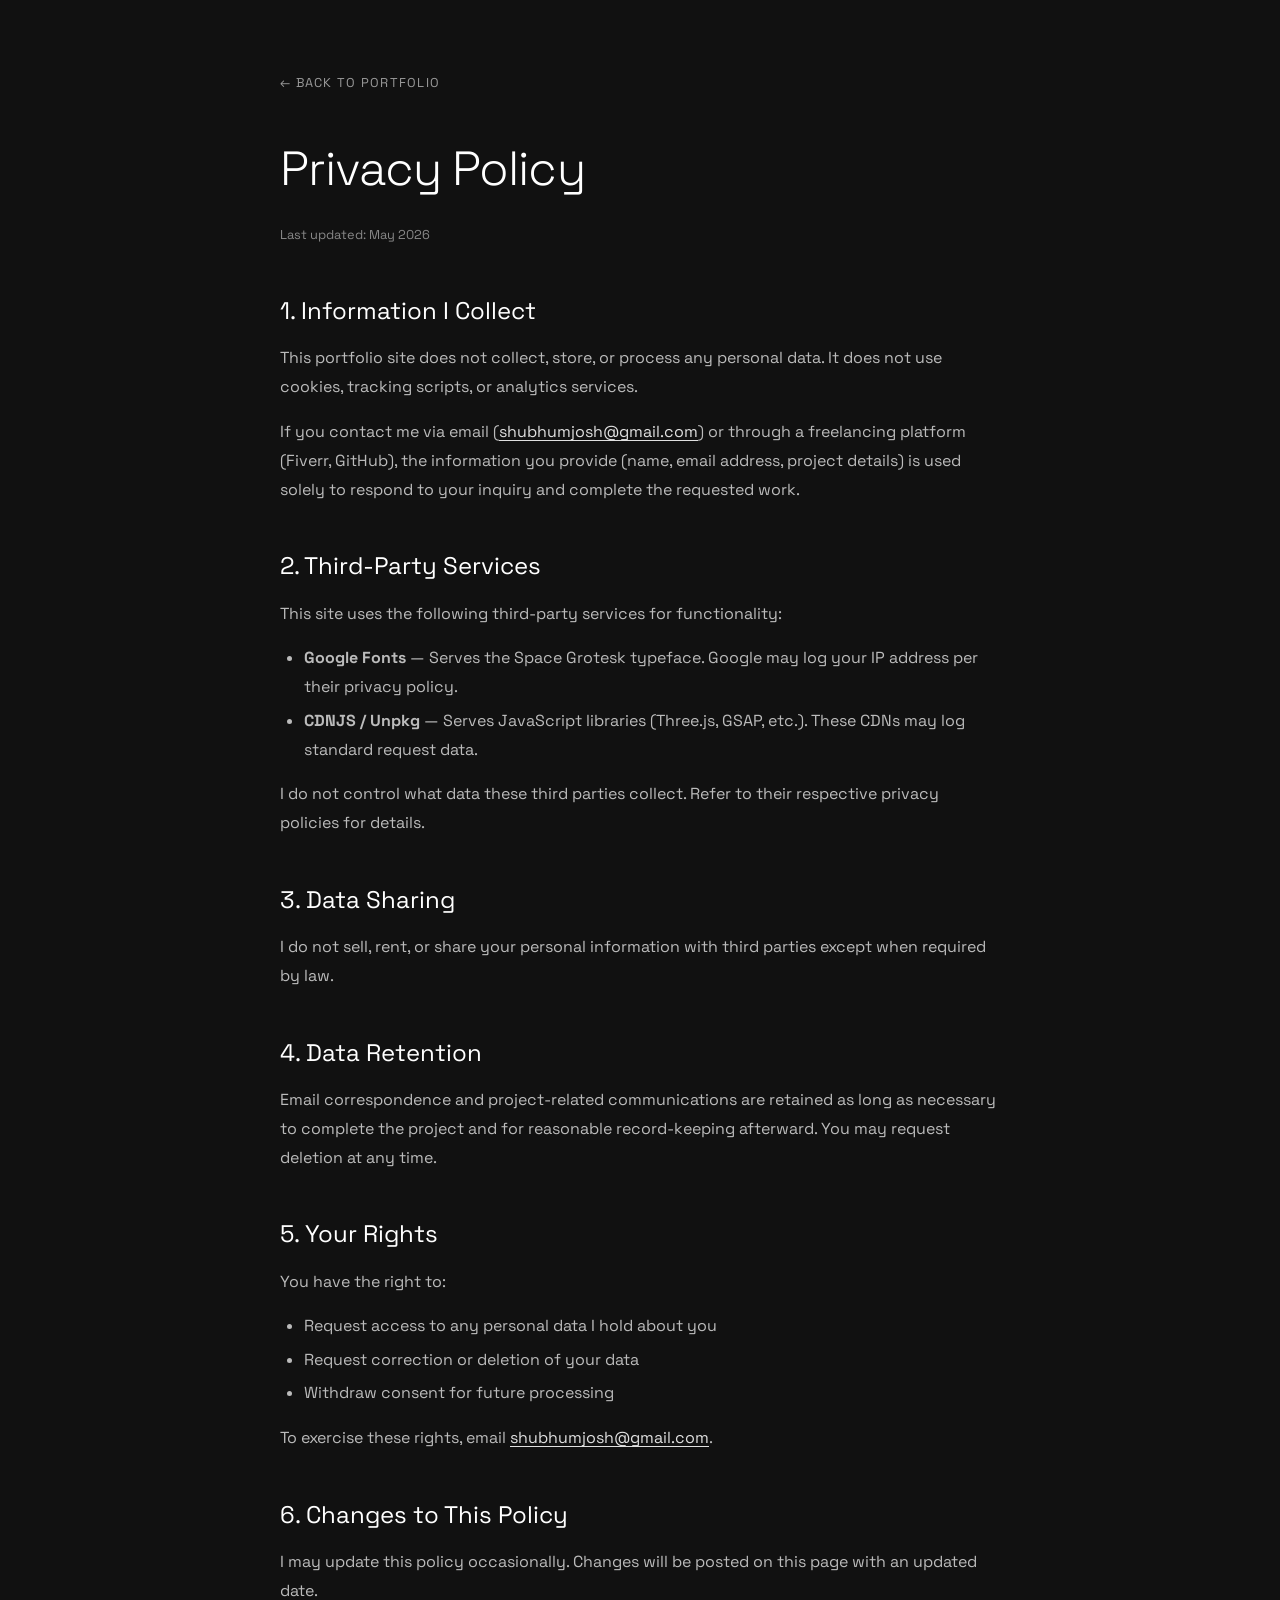
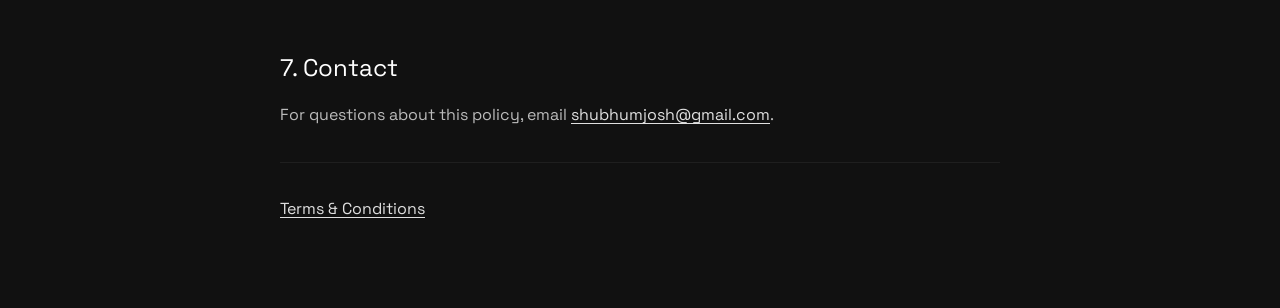
<file: privacy.html>
<!DOCTYPE html>
<html lang="en">
<head>
<meta charset="UTF-8">
<meta name="viewport" content="width=device-width,initial-scale=1.0">
<title>Privacy Policy — Shubhum Joshi</title>
<meta name="robots" content="noindex">
<meta name="theme-color" content="#111">
<link rel="preconnect" href="https://fonts.googleapis.com">
<link rel="preconnect" href="https://fonts.gstatic.com" crossorigin>
<link href="https://fonts.googleapis.com/css2?family=Space+Grotesk:wght@300;400;500;600;700&display=swap" rel="stylesheet">
<style>
*,*::before,*::after{margin:0;padding:0;box-sizing:border-box}
html{scroll-behavior:smooth}
body{background:#111;color:#ccc;font-family:'Space Grotesk',-apple-system,BlinkMacSystemFont,'Segoe UI',sans-serif;line-height:1.8;padding:2rem}
a{color:#e0e0e0;text-decoration:underline;text-underline-offset:3px}
a:hover{color:#fff}
h1{color:#fff;font-size:clamp(1.8rem,4vw,3rem);font-weight:300;letter-spacing:-0.02em;margin-bottom:0.5rem}
h2{color:#fff;font-size:clamp(1.1rem,2vw,1.5rem);font-weight:400;margin-top:2.5rem;margin-bottom:0.75rem}
p{margin-bottom:1rem;color:#bbb;max-width:45em}
ul{margin-bottom:1rem;padding-left:1.5rem;color:#bbb;max-width:45em}
li{margin-bottom:0.3rem}
small{color:#888;font-size:0.8rem}
hr{border:none;border-top:1px solid rgba(255,255,255,0.06);margin:2rem 0}
.back{display:inline-flex;align-items:center;gap:0.4rem;color:#999;font-size:0.8rem;text-decoration:none;margin-bottom:2rem;text-transform:uppercase;letter-spacing:0.1em}
.back:hover{color:#fff}
.container{max-width:720px;margin:0 auto;padding:4vh 0}
@media(max-width:480px){body{padding:1rem}.container{padding:2vh 0}}
</style>
</head>
<body>
<div class="container">
<a href="index.html" class="back">&larr; Back to portfolio</a>
<h1>Privacy Policy</h1>
<small>Last updated: May 2026</small>

<h2>1. Information I Collect</h2>
<p>This portfolio site does not collect, store, or process any personal data. It does not use cookies, tracking scripts, or analytics services.</p>
<p>If you contact me via email (<a href="mailto:shubhumjosh@gmail.com">shubhumjosh@gmail.com</a>) or through a freelancing platform (Fiverr, GitHub), the information you provide (name, email address, project details) is used solely to respond to your inquiry and complete the requested work.</p>

<h2>2. Third-Party Services</h2>
<p>This site uses the following third-party services for functionality:</p>
<ul>
<li><strong>Google Fonts</strong> — Serves the Space Grotesk typeface. Google may log your IP address per their privacy policy.</li>
<li><strong>CDNJS / Unpkg</strong> — Serves JavaScript libraries (Three.js, GSAP, etc.). These CDNs may log standard request data.</li>
</ul>
<p>I do not control what data these third parties collect. Refer to their respective privacy policies for details.</p>

<h2>3. Data Sharing</h2>
<p>I do not sell, rent, or share your personal information with third parties except when required by law.</p>

<h2>4. Data Retention</h2>
<p>Email correspondence and project-related communications are retained as long as necessary to complete the project and for reasonable record-keeping afterward. You may request deletion at any time.</p>

<h2>5. Your Rights</h2>
<p>You have the right to:</p>
<ul>
<li>Request access to any personal data I hold about you</li>
<li>Request correction or deletion of your data</li>
<li>Withdraw consent for future processing</li>
</ul>
<p>To exercise these rights, email <a href="mailto:shubhumjosh@gmail.com">shubhumjosh@gmail.com</a>.</p>

<h2>6. Changes to This Policy</h2>
<p>I may update this policy occasionally. Changes will be posted on this page with an updated date.</p>

<h2>7. Contact</h2>
<p>For questions about this policy, email <a href="mailto:shubhumjosh@gmail.com">shubhumjosh@gmail.com</a>.</p>

<hr>
<p><a href="terms.html">Terms &amp; Conditions</a></p>
</div>
</body>
</html>
</file>
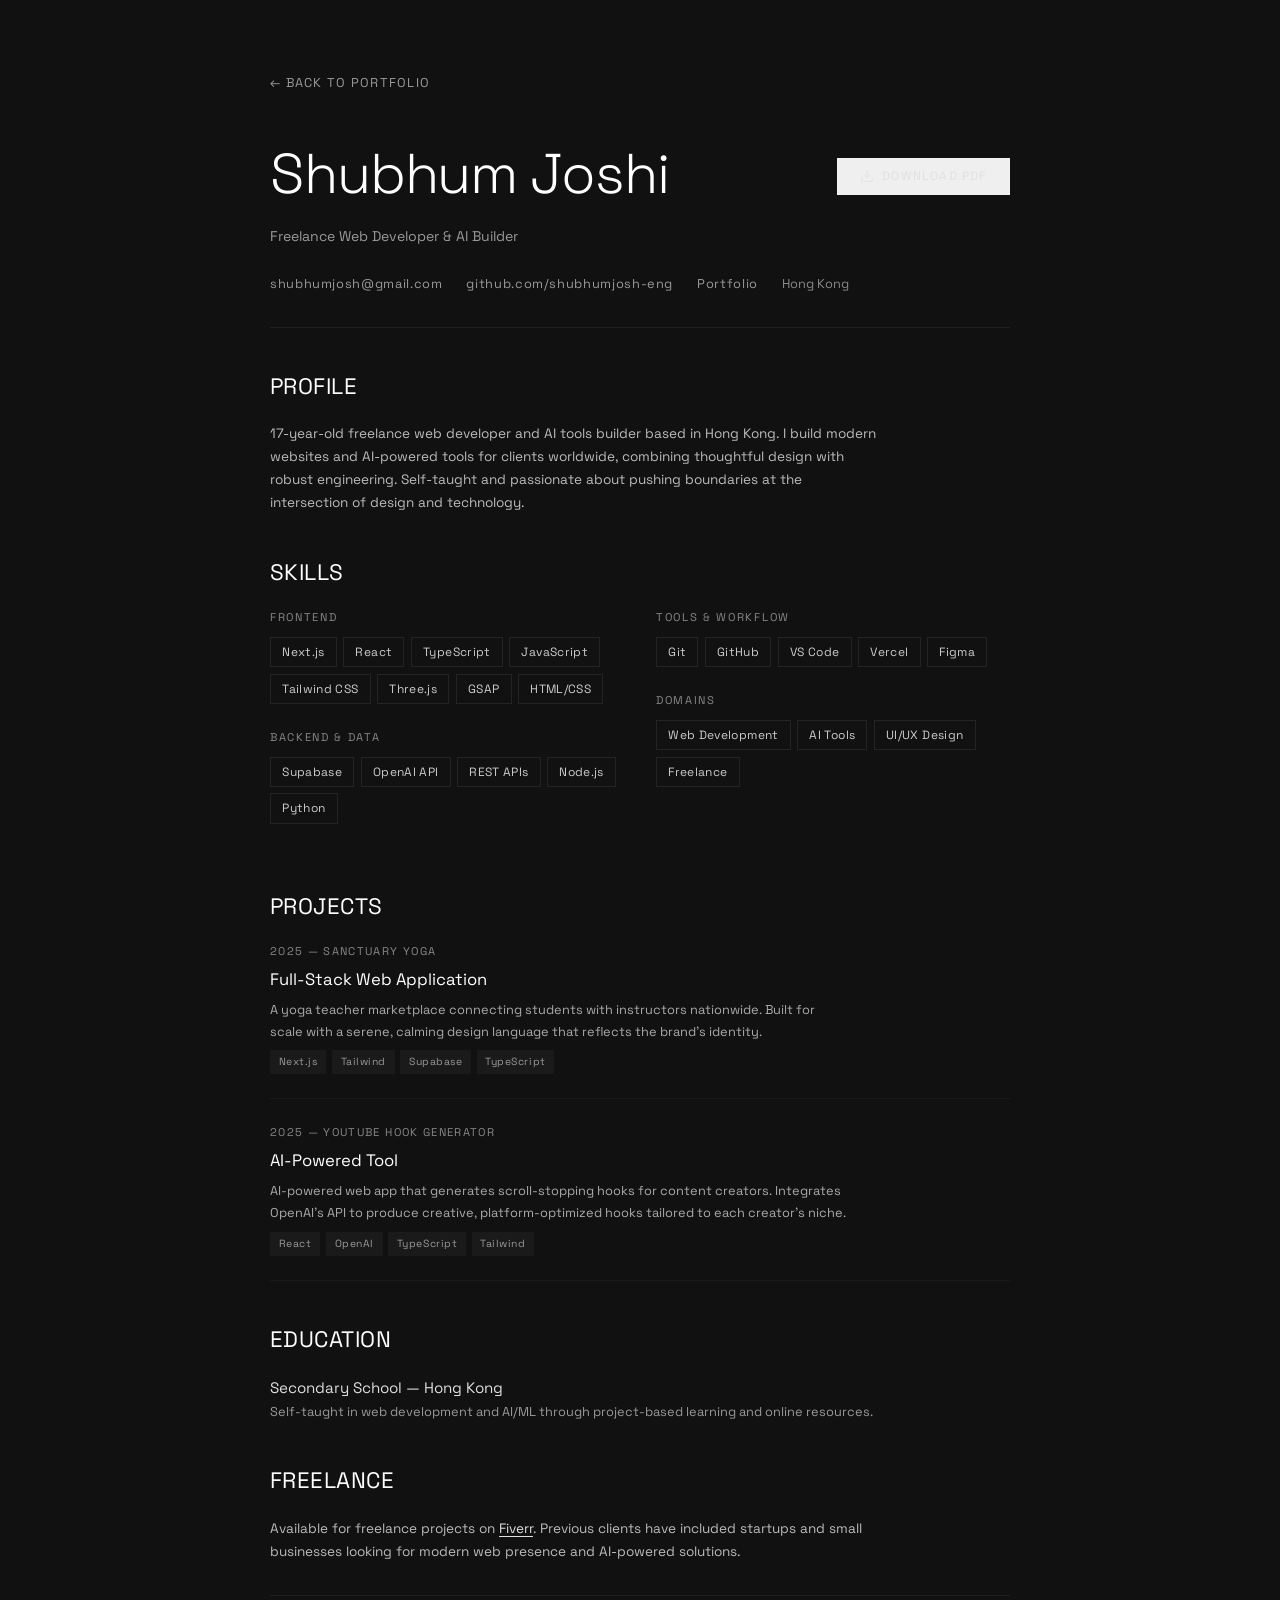
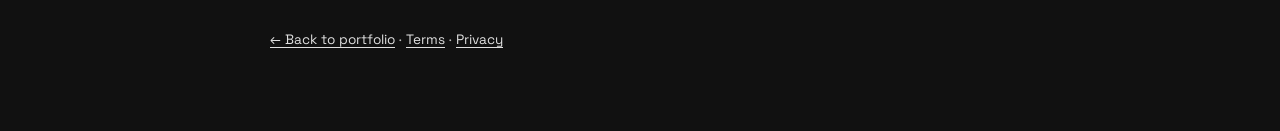
<file: resume.html>
<!DOCTYPE html>
<html lang="en">
<head>
<meta charset="UTF-8">
<meta name="viewport" content="width=device-width,initial-scale=1.0">
<title>Resume — Shubhum Joshi</title>
<meta name="robots" content="noindex">
<meta name="theme-color" content="#111">
<link rel="preconnect" href="https://fonts.googleapis.com">
<link rel="preconnect" href="https://fonts.gstatic.com" crossorigin>
<link href="https://fonts.googleapis.com/css2?family=Space+Grotesk:wght@300;400;500;600;700&display=swap" rel="stylesheet">
<style>
*,*::before,*::after{margin:0;padding:0;box-sizing:border-box}
html{scroll-behavior:smooth}
body{background:#111;color:#ccc;font-family:'Space Grotesk',-apple-system,BlinkMacSystemFont,'Segoe UI',sans-serif;line-height:1.7;padding:2rem}
a{color:#e0e0e0;text-decoration:underline;text-underline-offset:3px}
a:hover{color:#fff}
h1{color:#fff;font-size:clamp(2rem,5vw,3.5rem);font-weight:300;letter-spacing:-0.02em;margin-bottom:0.25rem}
h2{color:#fff;font-size:clamp(1.1rem,1.8vw,1.4rem);font-weight:400;margin-top:2.5rem;margin-bottom:1rem;letter-spacing:0.02em;text-transform:uppercase}
h3{color:#fff;font-size:clamp(0.95rem,1.3vw,1.1rem);font-weight:400;margin-bottom:0.3rem}
p{margin-bottom:0.75rem;color:#bbb;max-width:45em;font-size:clamp(0.85rem,1vw,0.95rem)}
small{color:#888;font-size:0.75rem}
hr{border:none;border-top:1px solid rgba(255,255,255,0.06);margin:2rem 0}
.back{display:inline-flex;align-items:center;gap:0.4rem;color:#999;font-size:0.8rem;text-decoration:none;margin-bottom:2rem;text-transform:uppercase;letter-spacing:0.1em}
.back:hover{color:#fff}
.container{max-width:740px;margin:0 auto;padding:4vh 0}
.title-row{display:flex;justify-content:space-between;align-items:flex-start;flex-wrap:wrap;gap:1rem;margin-bottom:1.5rem}
.title-row .sub{color:#999;font-size:clamp(0.8rem,1.1vw,0.95rem);margin-top:0.25rem}
.contact-row{display:flex;flex-wrap:wrap;gap:1.5rem;margin-bottom:2rem;padding-bottom:2rem;border-bottom:1px solid rgba(255,255,255,0.06)}
.contact-row a{color:#999;font-size:0.8rem;text-decoration:none;letter-spacing:0.05em;transition:color 0.3s}
.contact-row a:hover{color:#fff}
.grid{display:grid;grid-template-columns:1fr 1fr;gap:2rem}
.skill-group{margin-bottom:1.5rem}
.skill-group-label{font-size:0.7rem;text-transform:uppercase;letter-spacing:0.15em;color:#888;margin-bottom:0.6rem}
.skill-tags{display:flex;flex-wrap:wrap;gap:0.4rem}
.skill-tag{font-size:0.75rem;padding:0.25rem 0.7rem;border:1px solid rgba(255,255,255,0.08);color:#ccc;letter-spacing:0.03em}
.project-item{margin-bottom:1.5rem;padding-bottom:1.5rem;border-bottom:1px solid rgba(255,255,255,0.04)}
.project-item:last-child{border-bottom:none;margin-bottom:0;padding-bottom:0}
.project-item .meta{font-size:0.7rem;color:#888;text-transform:uppercase;letter-spacing:0.12em;margin-bottom:0.3rem}
.project-item p{font-size:clamp(0.8rem,0.95vw,0.9rem);color:#aaa;margin-bottom:0.5rem}
.project-item .stack{display:flex;flex-wrap:wrap;gap:0.35rem}
.project-item .stack span{font-size:0.65rem;padding:0.2rem 0.55rem;background:rgba(255,255,255,0.04);color:#999;letter-spacing:0.05em}
.education-item{margin-bottom:1.2rem}
.education-item .school{color:#ddd;font-size:0.95rem}
.education-item .detail{font-size:0.8rem;color:#999}
.download-btn{display:inline-flex;align-items:center;gap:0.5rem;padding:0.6rem 1.4rem;border:1px solid rgba(255,255,255,0.12);color:#e0e0e0;font-family:'Space Grotesk',sans-serif;font-size:0.75rem;letter-spacing:0.1em;text-transform:uppercase;text-decoration:none;cursor:pointer;transition:border-color 0.3s,color 0.3s;margin-top:2rem}
.download-btn:hover{border-color:rgba(255,255,255,0.3);color:#fff}
@media(max-width:480px){body{padding:1rem}.container{padding:2vh 0}.grid{grid-template-columns:1fr}.title-row{flex-direction:column}.contact-row{gap:0.8rem}}
@media print{body{background:#fff;color:#333;padding:0}a{color:#333}.back{display:none!important}.download-btn{display:none!important}h1,h2,h3{color:#111}h2{color:#555}.skill-tag{border-color:#ddd;color:#333}.project-item .stack span{background:#f0f0f0;color:#555}.container{max-width:100%;padding:0}.contact-row{border-bottom-color:#ddd}.project-item{border-bottom-color:#eee}.education-item .school{color:#222}.education-item .detail{color:#666}.title-row .sub{color:#666}hr{border-top-color:#ddd}}
</style>
</head>
<body>
<div class="container">
<a href="index.html" class="back">&larr; Back to portfolio</a>

<div class="title-row">
<div>
<h1>Shubhum Joshi</h1>
<div class="sub">Freelance Web Developer &amp; AI Builder</div>
</div>
<button class="download-btn" onclick="window.print()">
<svg width="14" height="14" viewBox="0 0 24 24" fill="none" stroke="currentColor" stroke-width="1.5" stroke-linecap="round" stroke-linejoin="round"><path d="M21 15v4a2 2 0 0 1-2 2H5a2 2 0 0 1-2-2v-4"/><polyline points="7 10 12 15 17 10"/><line x1="12" y1="15" x2="12" y2="3"/></svg>
Download PDF
</button>
</div>

<div class="contact-row">
<a href="mailto:shubhumjosh@gmail.com">shubhumjosh@gmail.com</a>
<a href="https://github.com/shubhumjosh-eng" target="_blank" rel="noopener">github.com/shubhumjosh-eng</a>
<a href="https://shubhumjosh-eng.github.io/portfolio" target="_blank" rel="noopener">Portfolio</a>
<span style="color:#888;font-size:0.8rem">Hong Kong</span>
</div>

<h2>Profile</h2>
<p>17-year-old freelance web developer and AI tools builder based in Hong Kong. I build modern websites and AI-powered tools for clients worldwide, combining thoughtful design with robust engineering. Self-taught and passionate about pushing boundaries at the intersection of design and technology.</p>

<h2>Skills</h2>
<div class="grid">
<div>
<div class="skill-group">
<div class="skill-group-label">Frontend</div>
<div class="skill-tags">
<span class="skill-tag">Next.js</span>
<span class="skill-tag">React</span>
<span class="skill-tag">TypeScript</span>
<span class="skill-tag">JavaScript</span>
<span class="skill-tag">Tailwind CSS</span>
<span class="skill-tag">Three.js</span>
<span class="skill-tag">GSAP</span>
<span class="skill-tag">HTML/CSS</span>
</div>
</div>
<div class="skill-group">
<div class="skill-group-label">Backend &amp; Data</div>
<div class="skill-tags">
<span class="skill-tag">Supabase</span>
<span class="skill-tag">OpenAI API</span>
<span class="skill-tag">REST APIs</span>
<span class="skill-tag">Node.js</span>
<span class="skill-tag">Python</span>
</div>
</div>
</div>
<div>
<div class="skill-group">
<div class="skill-group-label">Tools &amp; Workflow</div>
<div class="skill-tags">
<span class="skill-tag">Git</span>
<span class="skill-tag">GitHub</span>
<span class="skill-tag">VS Code</span>
<span class="skill-tag">Vercel</span>
<span class="skill-tag">Figma</span>
</div>
</div>
<div class="skill-group">
<div class="skill-group-label">Domains</div>
<div class="skill-tags">
<span class="skill-tag">Web Development</span>
<span class="skill-tag">AI Tools</span>
<span class="skill-tag">UI/UX Design</span>
<span class="skill-tag">Freelance</span>
</div>
</div>
</div>
</div>

<h2>Projects</h2>

<div class="project-item">
<div class="meta">2025 &mdash; Sanctuary Yoga</div>
<h3>Full-Stack Web Application</h3>
<p>A yoga teacher marketplace connecting students with instructors nationwide. Built for scale with a serene, calming design language that reflects the brand's identity.</p>
<div class="stack">
<span>Next.js</span>
<span>Tailwind</span>
<span>Supabase</span>
<span>TypeScript</span>
</div>
</div>

<div class="project-item">
<div class="meta">2025 &mdash; YouTube Hook Generator</div>
<h3>AI-Powered Tool</h3>
<p>AI-powered web app that generates scroll-stopping hooks for content creators. Integrates OpenAI's API to produce creative, platform-optimized hooks tailored to each creator's niche.</p>
<div class="stack">
<span>React</span>
<span>OpenAI</span>
<span>TypeScript</span>
<span>Tailwind</span>
</div>
</div>

<h2>Education</h2>
<div class="education-item">
<div class="school">Secondary School &mdash; Hong Kong</div>
<div class="detail">Self-taught in web development and AI/ML through project-based learning and online resources.</div>
</div>

<h2>Freelance</h2>
<p>Available for freelance projects on <a href="https://www.fiverr.com/s/kLqDY4g" target="_blank" rel="noopener">Fiverr</a>. Previous clients have included startups and small businesses looking for modern web presence and AI-powered solutions.</p>

<hr>
<p><a href="index.html">&larr; Back to portfolio</a> &middot; <a href="terms.html">Terms</a> &middot; <a href="privacy.html">Privacy</a></p>
</div>
</body>
</html>
</file>
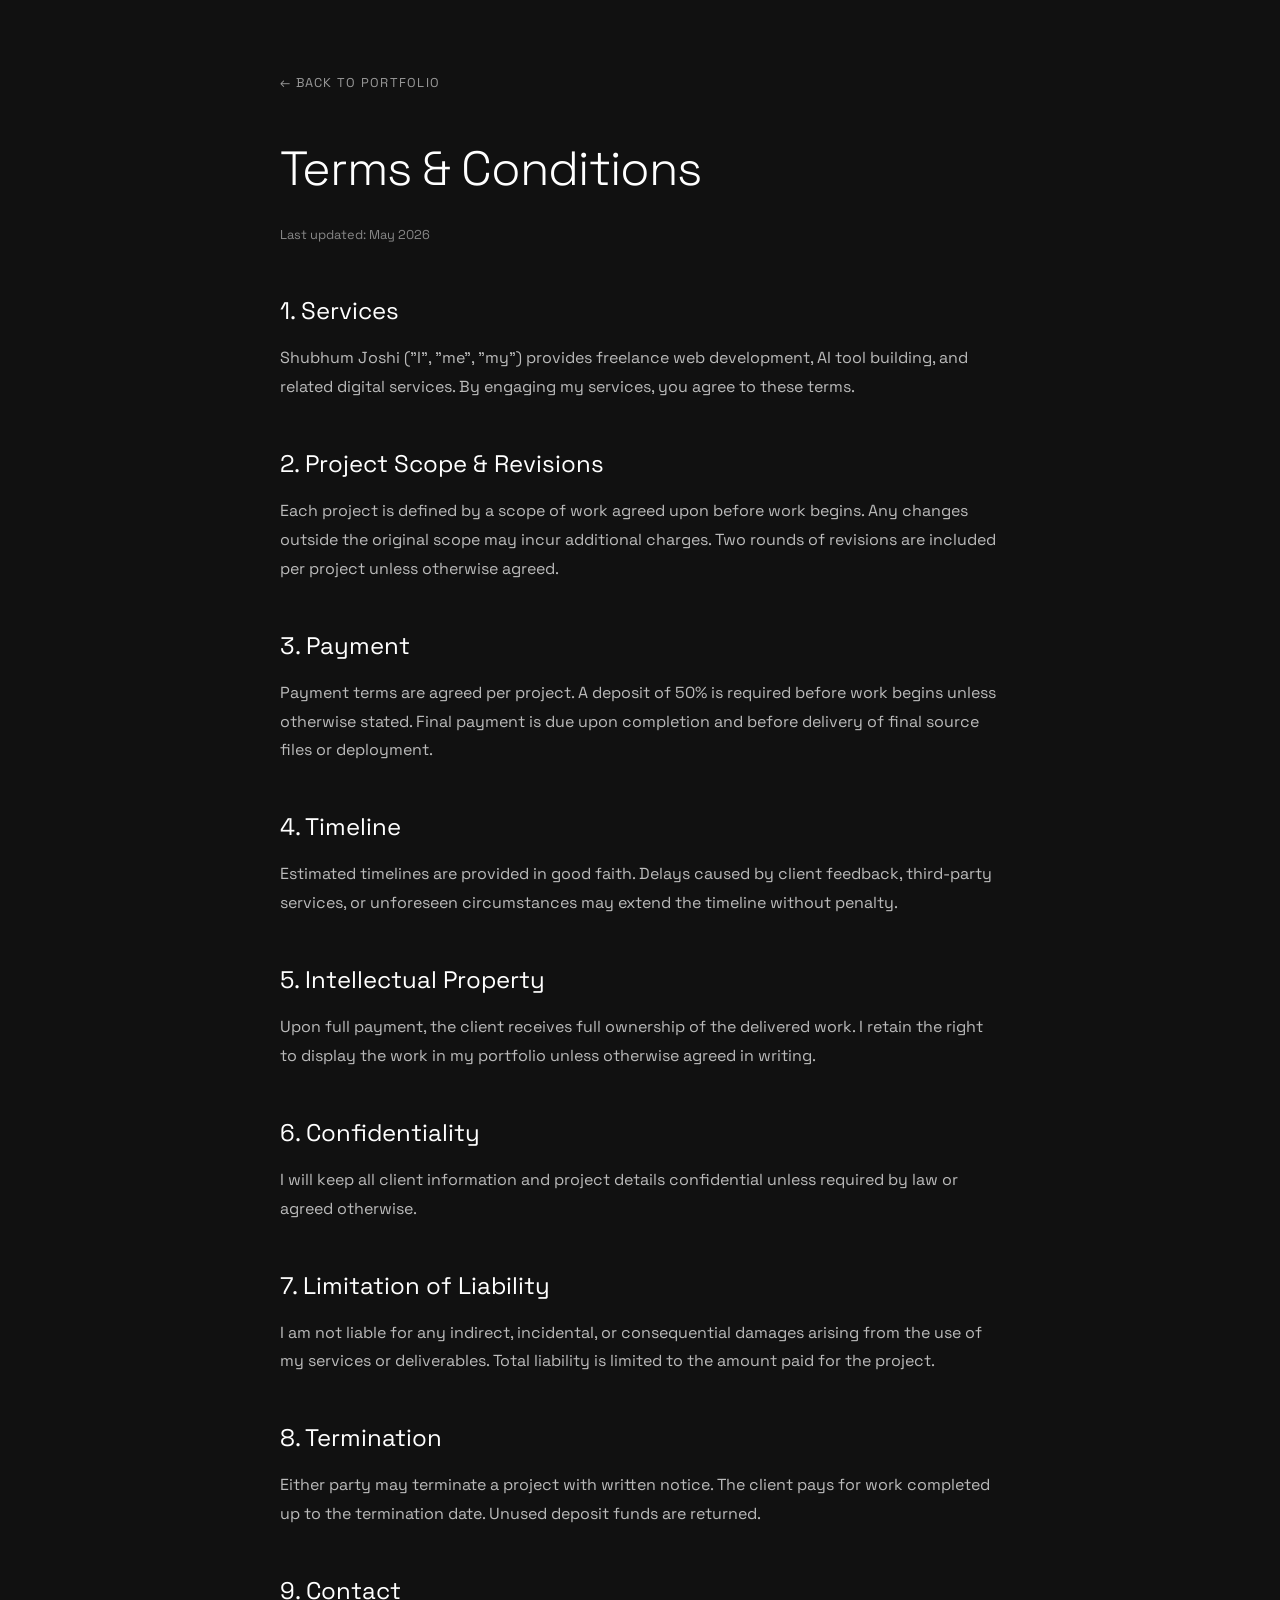
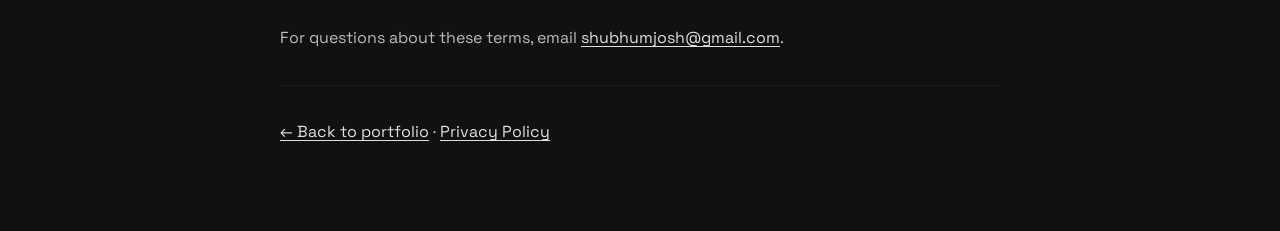
<file: terms.html>
<!DOCTYPE html>
<html lang="en">
<head>
<meta charset="UTF-8">
<meta name="viewport" content="width=device-width,initial-scale=1.0">
<title>Terms &amp; Conditions — Shubhum Joshi</title>
<meta name="robots" content="noindex">
<meta name="theme-color" content="#111">
<link rel="preconnect" href="https://fonts.googleapis.com">
<link rel="preconnect" href="https://fonts.gstatic.com" crossorigin>
<link href="https://fonts.googleapis.com/css2?family=Space+Grotesk:wght@300;400;500;600;700&display=swap" rel="stylesheet">
<style>
*,*::before,*::after{margin:0;padding:0;box-sizing:border-box}
html{scroll-behavior:smooth}
body{background:#111;color:#ccc;font-family:'Space Grotesk',-apple-system,BlinkMacSystemFont,'Segoe UI',sans-serif;line-height:1.8;padding:2rem}
a{color:#e0e0e0;text-decoration:underline;text-underline-offset:3px}
a:hover{color:#fff}
h1{color:#fff;font-size:clamp(1.8rem,4vw,3rem);font-weight:300;letter-spacing:-0.02em;margin-bottom:0.5rem}
h2{color:#fff;font-size:clamp(1.1rem,2vw,1.5rem);font-weight:400;margin-top:2.5rem;margin-bottom:0.75rem}
p{margin-bottom:1rem;color:#bbb;max-width:45em}
ul{margin-bottom:1rem;padding-left:1.5rem;color:#bbb;max-width:45em}
li{margin-bottom:0.3rem}
small{color:#888;font-size:0.8rem}
hr{border:none;border-top:1px solid rgba(255,255,255,0.06);margin:2rem 0}
.back{display:inline-flex;align-items:center;gap:0.4rem;color:#999;font-size:0.8rem;text-decoration:none;margin-bottom:2rem;text-transform:uppercase;letter-spacing:0.1em}
.back:hover{color:#fff}
.container{max-width:720px;margin:0 auto;padding:4vh 0}
@media(max-width:480px){body{padding:1rem}.container{padding:2vh 0}}
</style>
</head>
<body>
<div class="container">
<a href="index.html" class="back">&larr; Back to portfolio</a>
<h1>Terms &amp; Conditions</h1>
<small>Last updated: May 2026</small>

<h2>1. Services</h2>
<p>Shubhum Joshi ("I", "me", "my") provides freelance web development, AI tool building, and related digital services. By engaging my services, you agree to these terms.</p>

<h2>2. Project Scope &amp; Revisions</h2>
<p>Each project is defined by a scope of work agreed upon before work begins. Any changes outside the original scope may incur additional charges. Two rounds of revisions are included per project unless otherwise agreed.</p>

<h2>3. Payment</h2>
<p>Payment terms are agreed per project. A deposit of 50% is required before work begins unless otherwise stated. Final payment is due upon completion and before delivery of final source files or deployment.</p>

<h2>4. Timeline</h2>
<p>Estimated timelines are provided in good faith. Delays caused by client feedback, third-party services, or unforeseen circumstances may extend the timeline without penalty.</p>

<h2>5. Intellectual Property</h2>
<p>Upon full payment, the client receives full ownership of the delivered work. I retain the right to display the work in my portfolio unless otherwise agreed in writing.</p>

<h2>6. Confidentiality</h2>
<p>I will keep all client information and project details confidential unless required by law or agreed otherwise.</p>

<h2>7. Limitation of Liability</h2>
<p>I am not liable for any indirect, incidental, or consequential damages arising from the use of my services or deliverables. Total liability is limited to the amount paid for the project.</p>

<h2>8. Termination</h2>
<p>Either party may terminate a project with written notice. The client pays for work completed up to the termination date. Unused deposit funds are returned.</p>

<h2>9. Contact</h2>
<p>For questions about these terms, email <a href="mailto:shubhumjosh@gmail.com">shubhumjosh@gmail.com</a>.</p>

<hr>
<p><a href="index.html">&larr; Back to portfolio</a> &middot; <a href="privacy.html">Privacy Policy</a></p>
</div>
</body>
</html>
</file>
